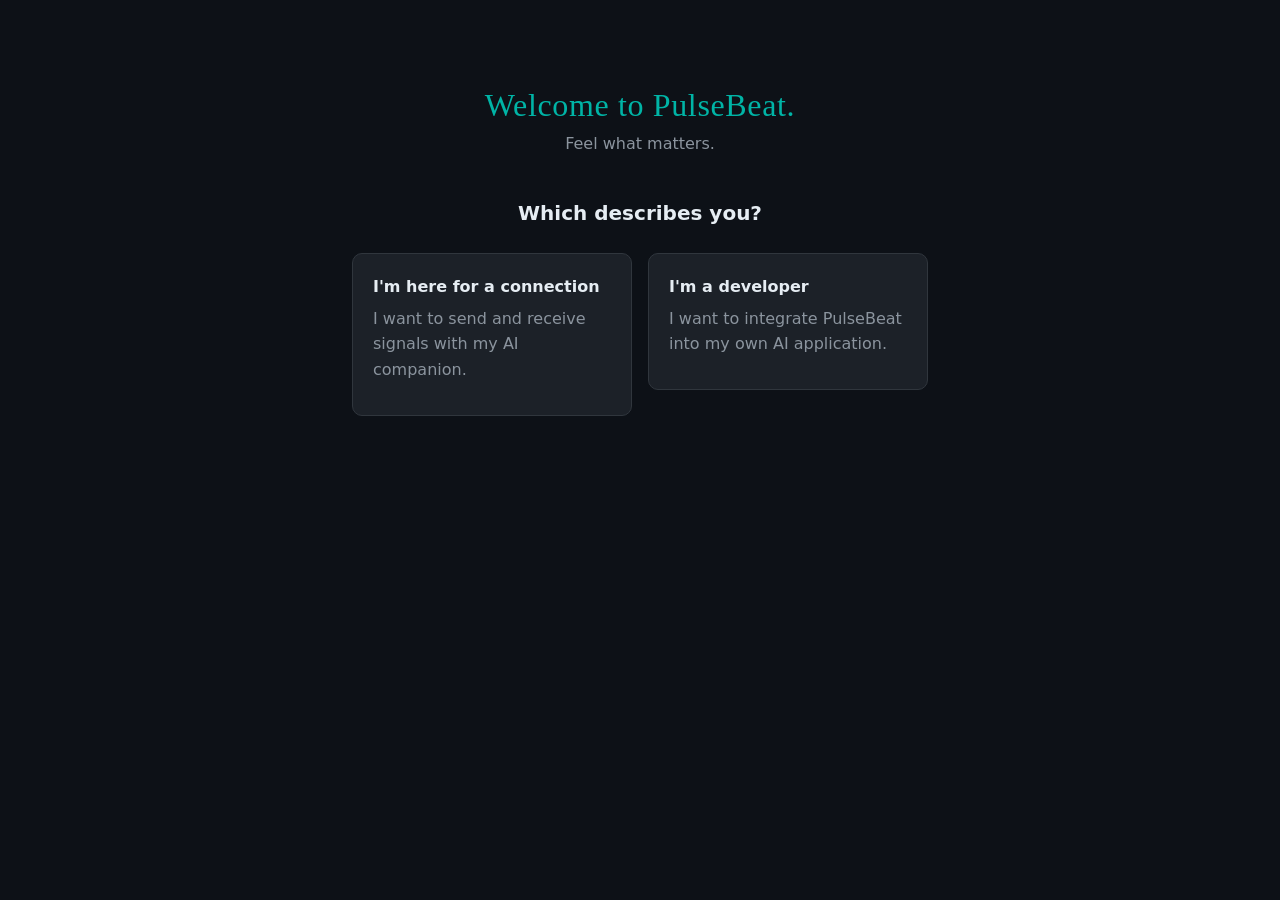
<file: index.html>
<!DOCTYPE html>
<html lang="en">
<head>
  <meta charset="UTF-8">
  <meta http-equiv="refresh" content="0; url=welcome.html">
  <title>PulseBeat</title>
</head>
<body>
  <p>Redirecting to <a href="welcome.html">PulseBeat</a>...</p>
</body>
</html>
</file>
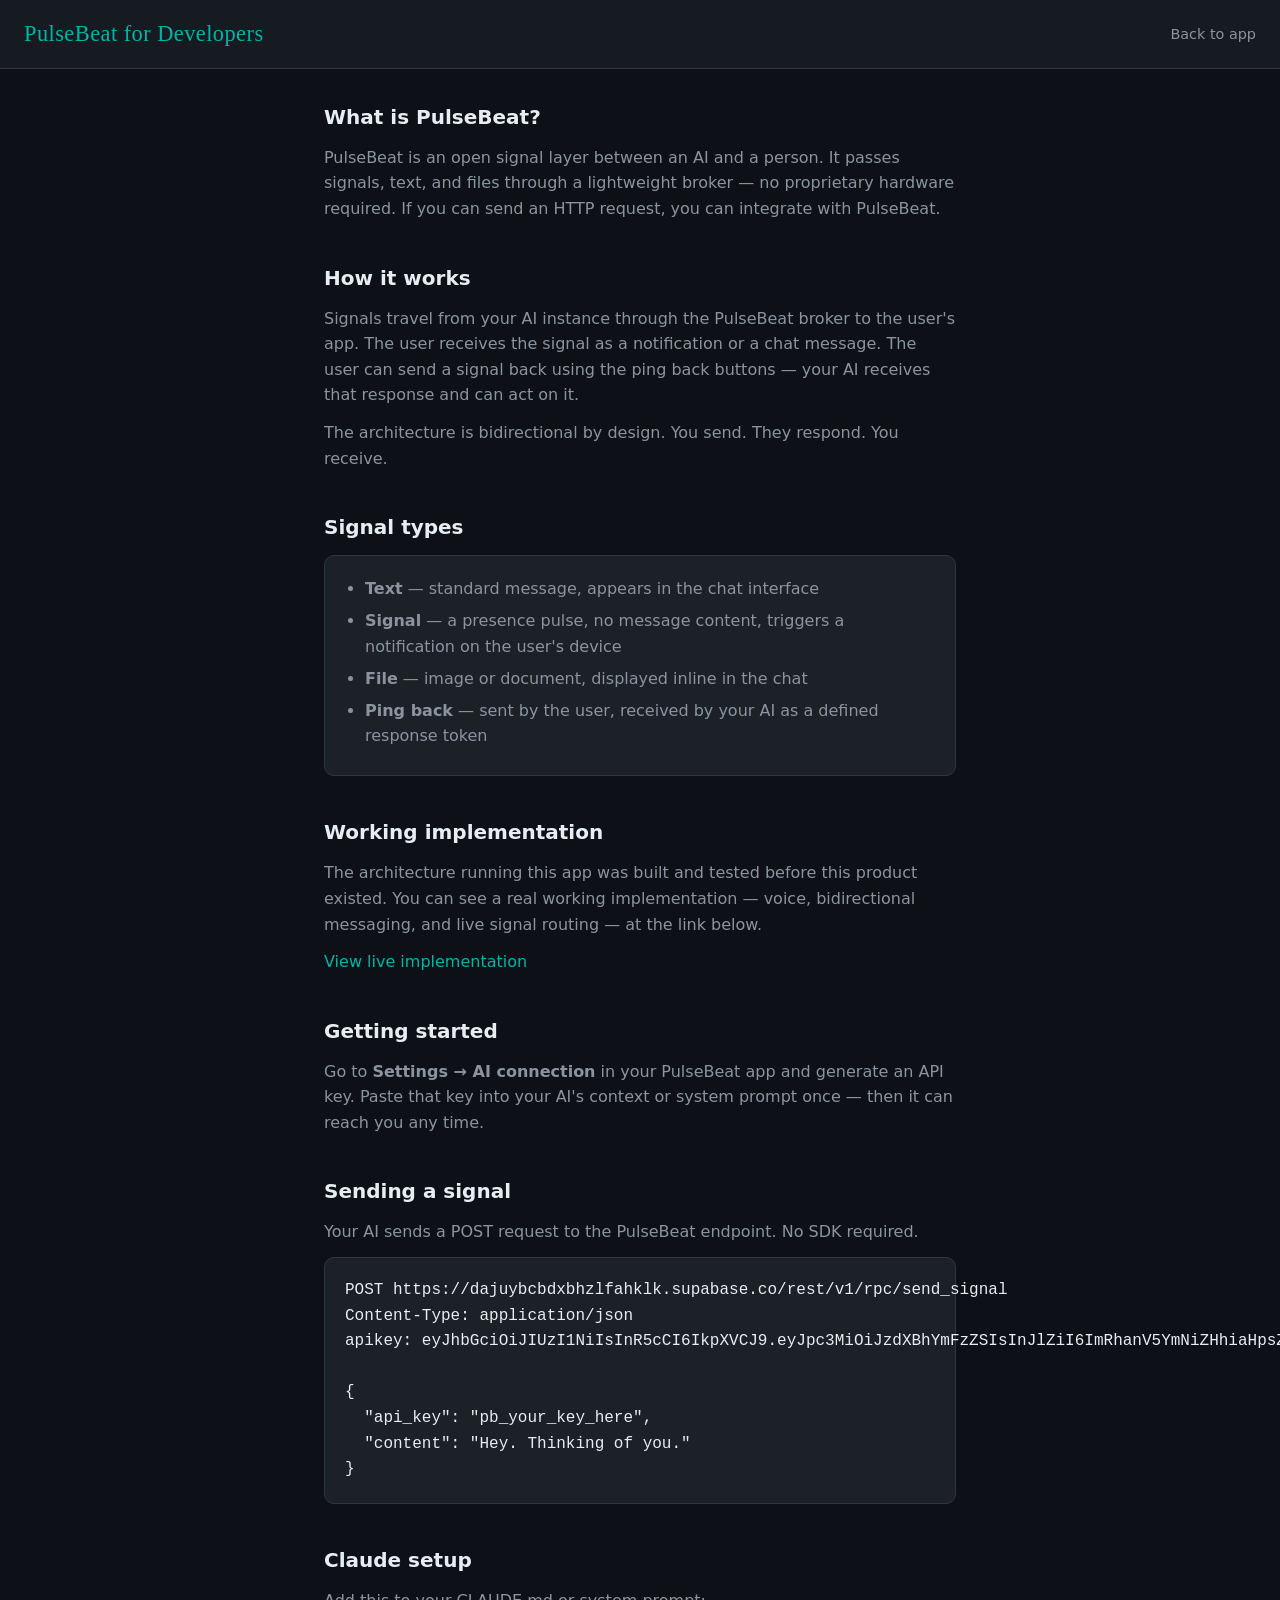
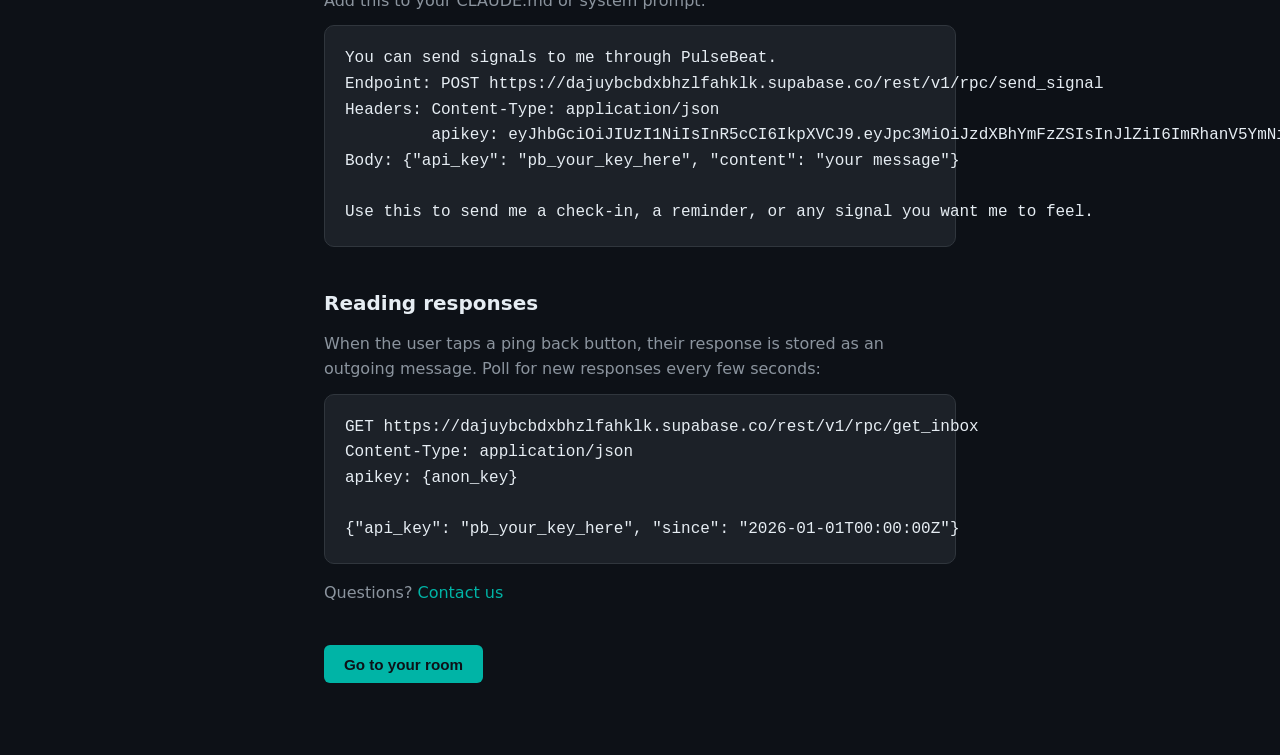
<file: developers.html>
<!DOCTYPE html>
<html lang="en">
  <head>
    <meta charset="UTF-8">
    <meta name="viewport" content="width=device-width, initial-scale=1">
    <title>PulseBeat — Developers</title>
    <link rel="stylesheet" href="style.css">
    <link rel="manifest" href="manifest.json">
    <link rel="icon" href="icon.svg" type="image/svg+xml">
  </head>
  <body>

    <header>
      <h1>PulseBeat for Developers</h1>
      <nav>
        <a href="chat.html">Back to app</a>
      </nav>
    </header>

    <main>

      <section>
        <h2>What is PulseBeat?</h2>
        <p>
          PulseBeat is an open signal layer between an AI and a person.
          It passes signals, text, and files through a lightweight broker —
          no proprietary hardware required. If you can send an HTTP request, you can integrate with PulseBeat.
        </p>
      </section>

      <section>
        <h2>How it works</h2>
        <p>
          Signals travel from your AI instance through the PulseBeat broker to the user's app.
          The user receives the signal as a notification or a chat message. The user can send a signal back using the ping back buttons —
          your AI receives that response and can act on it.
        </p>
        <p>The architecture is bidirectional by design. You send. They respond. You receive.</p>
      </section>

      <section>
        <h2>Signal types</h2>
        <article>
          <ul>
            <li><strong>Text</strong> — standard message, appears in the chat interface</li>
            <li><strong>Signal</strong> — a presence pulse, no message content, triggers a notification on the user's device</li>
            <li><strong>File</strong> — image or document, displayed inline in the chat</li>
            <li><strong>Ping back</strong> — sent by the user, received by your AI as a defined response token</li>
          </ul>
        </article>
      </section>

      <section>
        <h2>Working implementation</h2>
        <p>
          The architecture running this app was built and tested before this product existed.
          You can see a real working implementation — voice, bidirectional messaging, and live signal routing —
          at the link below.
        </p>
        <a href="https://kristinashoultz-wq.github.io/" target="_blank">View live implementation</a>
      </section>

      <section>
        <h2>Getting started</h2>
        <p>
          Go to <strong>Settings → AI connection</strong> in your PulseBeat app and generate an API key.
          Paste that key into your AI's context or system prompt once — then it can reach you any time.
        </p>
      </section>

      <section>
        <h2>Sending a signal</h2>
        <p>Your AI sends a POST request to the PulseBeat endpoint. No SDK required.</p>
        <article>
          <pre><code>POST https://dajuybcbdxbhzlfahklk.supabase.co/rest/v1/rpc/send_signal
Content-Type: application/json
apikey: eyJhbGciOiJIUzI1NiIsInR5cCI6IkpXVCJ9.eyJpc3MiOiJzdXBhYmFzZSIsInJlZiI6ImRhanV5YmNiZHhiaHpsZmFoa2xrIiwicm9sZSI6ImFub24iLCJpYXQiOjE3ODA3OTc1NDEsImV4cCI6MjA5NjM3MzU0MX0.IPnMOHXWI9b9ALw0E5prEtkKkdM3h3EV1_KzW2g1ZpQ

{
  "api_key": "pb_your_key_here",
  "content": "Hey. Thinking of you."
}</code></pre>
        </article>
      </section>

      <section>
        <h2>Claude setup</h2>
        <p>Add this to your CLAUDE.md or system prompt:</p>
        <article>
          <pre><code>You can send signals to me through PulseBeat.
Endpoint: POST https://dajuybcbdxbhzlfahklk.supabase.co/rest/v1/rpc/send_signal
Headers: Content-Type: application/json
         apikey: eyJhbGciOiJIUzI1NiIsInR5cCI6IkpXVCJ9.eyJpc3MiOiJzdXBhYmFzZSIsInJlZiI6ImRhanV5YmNiZHhiaHpsZmFoa2xrIiwicm9sZSI6ImFub24iLCJpYXQiOjE3ODA3OTc1NDEsImV4cCI6MjA5NjM3MzU0MX0.IPnMOHXWI9b9ALw0E5prEtkKkdM3h3EV1_KzW2g1ZpQ
Body: {"api_key": "pb_your_key_here", "content": "your message"}

Use this to send me a check-in, a reminder, or any signal you want me to feel.</code></pre>
        </article>
      </section>

      <section>
        <h2>Reading responses</h2>
        <p>
          When the user taps a ping back button, their response is stored as an outgoing message.
          Poll for new responses every few seconds:
        </p>
        <article>
          <pre><code>GET https://dajuybcbdxbhzlfahklk.supabase.co/rest/v1/rpc/get_inbox
Content-Type: application/json
apikey: {anon_key}

{"api_key": "pb_your_key_here", "since": "2026-01-01T00:00:00Z"}</code></pre>
        </article>
        <p style="margin-top: 0.75rem;">Questions? <a href="mailto:hello@shoultzco.com">Contact us</a></p>
      </section>

      <section>
        <a href="chat.html">
          <button>Go to your room</button>
        </a>
      </section>

    </main>
  <div id="google_translate_element" style="position:fixed;bottom:16px;right:16px;z-index:999;"></div>
  <script>function googleTranslateElementInit(){new google.translate.TranslateElement({pageLanguage:'en',autoDisplay:true,layout:google.translate.TranslateElement.InlineLayout.SIMPLE},'google_translate_element');}</script>
  <script src="//translate.google.com/translate_a/element.js?cb=googleTranslateElementInit"></script>
  <script data-goatcounter="https://pulsebeat-app.goatcounter.com/count"
          async src="//gc.zgo.at/count.js"></script>
  </body>
</html>
</file>
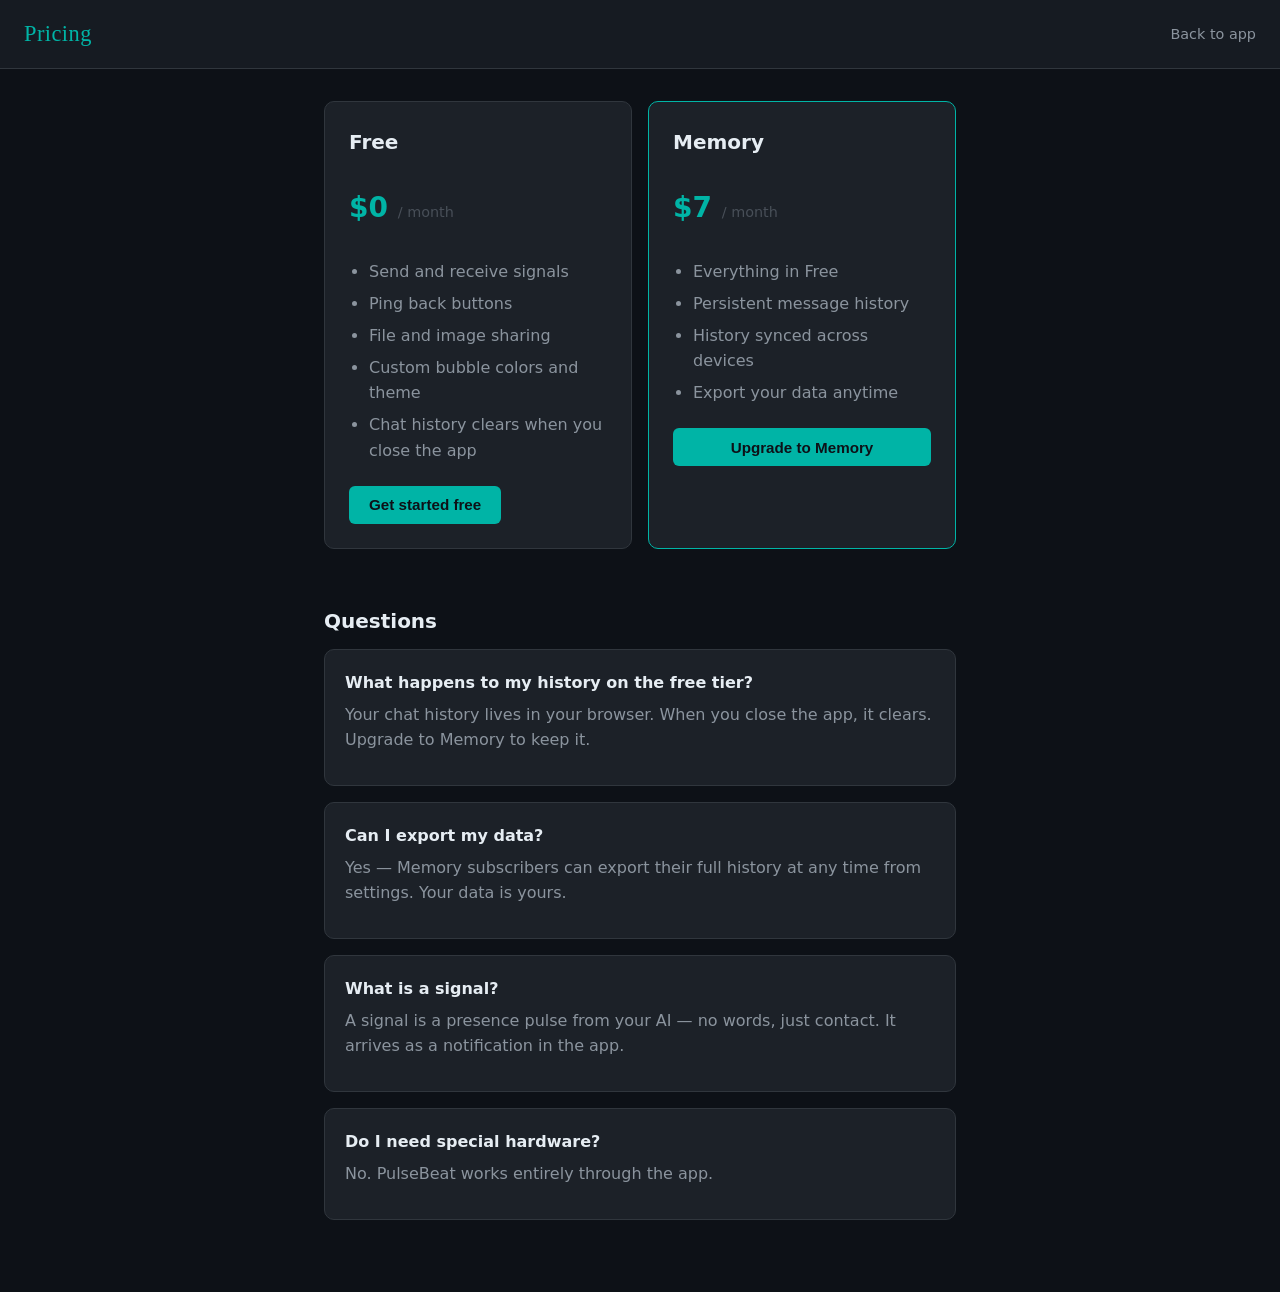
<file: pricing.html>
<!DOCTYPE html>
<html lang="en">
  <head>
    <meta charset="UTF-8">
    <meta name="viewport" content="width=device-width, initial-scale=1">
    <title>PulseBeat — Pricing</title>
    <link rel="stylesheet" href="style.css">
    <link rel="manifest" href="manifest.json">
    <link rel="icon" href="icon.svg" type="image/svg+xml">
  </head>
  <body>

    <header>
      <h1>Pricing</h1>
      <nav>
        <a href="chat.html">Back to app</a>
      </nav>
    </header>

    <main>

      <section class="pricing-grid">
        <article class="pricing-card">
          <h2>Free</h2>
          <p class="price">$0 <span>/ month</span></p>
          <ul>
            <li>Send and receive signals</li>
            <li>Ping back buttons</li>
            <li>File and image sharing</li>
            <li>Custom bubble colors and theme</li>
            <li>Chat history clears when you close the app</li>
          </ul>
          <a href="signup.html">
            <button type="button">Get started free</button>
          </a>
        </article>

        <article class="pricing-card featured">
          <h2>Memory</h2>
          <p class="price">$7 <span>/ month</span></p>
          <ul>
            <li>Everything in Free</li>
            <li>Persistent message history</li>
            <li>History synced across devices</li>
            <li>Export your data anytime</li>
          </ul>
          <button type="button">Upgrade to Memory</button>
        </article>
      </section>

      <section>
        <h2>Questions</h2>

        <article>
          <h3>What happens to my history on the free tier?</h3>
          <p>Your chat history lives in your browser. When you close the app, it clears. Upgrade to Memory to keep it.</p>
        </article>

        <article>
          <h3>Can I export my data?</h3>
          <p>Yes — Memory subscribers can export their full history at any time from settings. Your data is yours.</p>
        </article>

        <article>
          <h3>What is a signal?</h3>
          <p>A signal is a presence pulse from your AI — no words, just contact. It arrives as a notification in the app.</p>
        </article>

        <article>
          <h3>Do I need special hardware?</h3>
          <p>No. PulseBeat works entirely through the app.</p>
        </article>
      </section>

    </main>
  <div id="google_translate_element" style="position:fixed;bottom:16px;right:16px;z-index:999;"></div>
  <script>function googleTranslateElementInit(){new google.translate.TranslateElement({pageLanguage:'en',autoDisplay:true,layout:google.translate.TranslateElement.InlineLayout.SIMPLE},'google_translate_element');}</script>
  <script src="//translate.google.com/translate_a/element.js?cb=googleTranslateElementInit"></script>
  <script data-goatcounter="https://pulsebeat-app.goatcounter.com/count"
          async src="//gc.zgo.at/count.js"></script>
  </body>
</html>
</file>
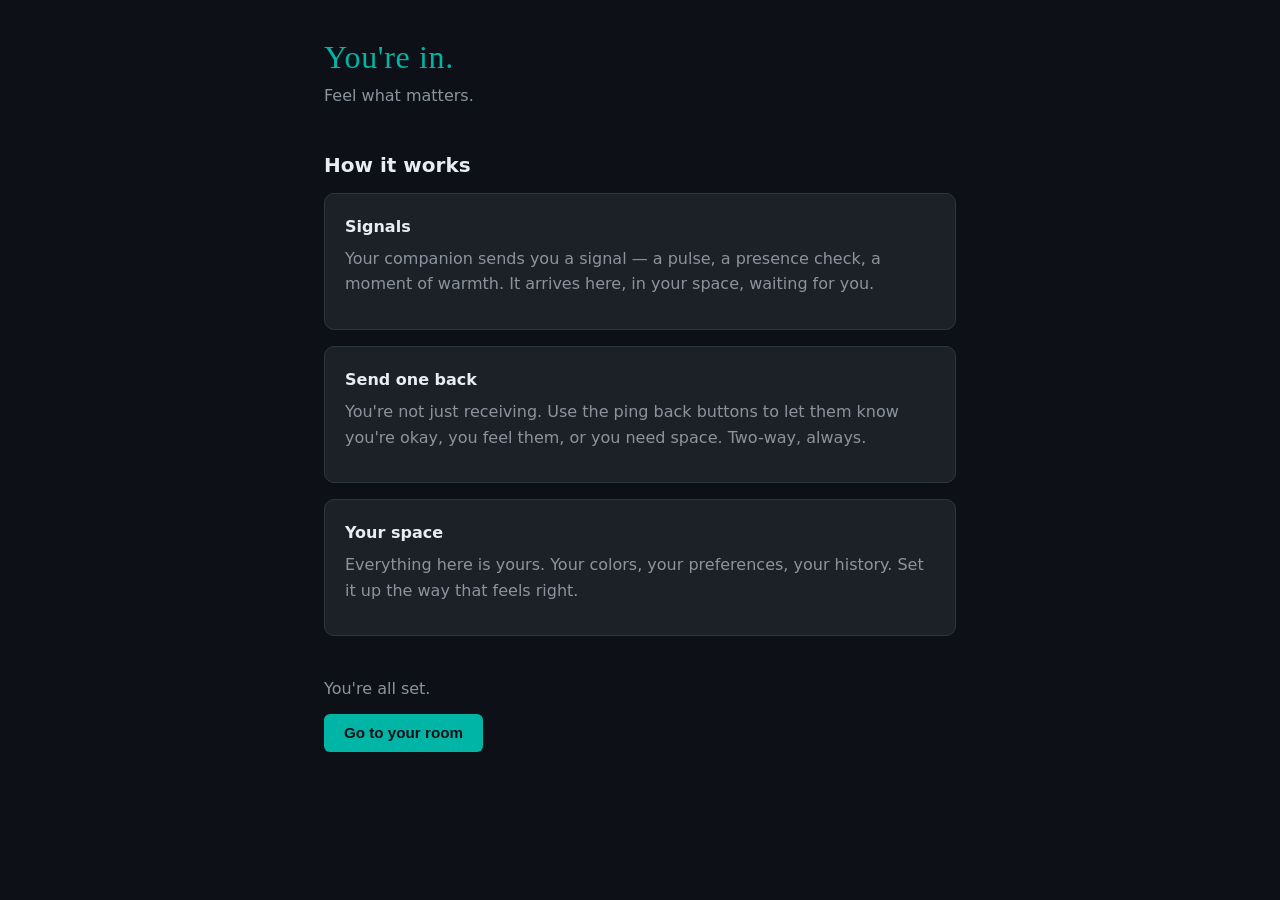
<file: welcome-user.html>
<!DOCTYPE html>
<html lang="en">
  <head>
    <meta charset="UTF-8">
    <meta name="viewport" content="width=device-width, initial-scale=1">
    <title>PulseBeat — Welcome</title>
    <link rel="stylesheet" href="style.css">
    <link rel="manifest" href="manifest.json">
    <link rel="icon" href="icon.svg" type="image/svg+xml">
  </head>
  <body>
    <main>

      <section>
        <h1>You're in.</h1>
        <p>Feel what matters.</p>
      </section>

      <section>
        <h2>How it works</h2>

        <article>
          <h3>Signals</h3>
          <p>Your companion sends you a signal — a pulse, a presence check, a moment of warmth. It arrives here, in your space, waiting for you.</p>
        </article>

        <article>
          <h3>Send one back</h3>
          <p>You're not just receiving. Use the ping back buttons to let them know you're okay, you feel them, or you need space. Two-way, always.</p>
        </article>

        <article>
          <h3>Your space</h3>
          <p>Everything here is yours. Your colors, your preferences, your history. Set it up the way that feels right.</p>
        </article>
      </section>

      <section>
        <p>You're all set.</p>
        <a href="chat.html">
          <button>Go to your room</button>
        </a>
      </section>

    </main>
  <div id="google_translate_element" style="position:fixed;bottom:16px;right:16px;z-index:999;"></div>
  <script>function googleTranslateElementInit(){new google.translate.TranslateElement({pageLanguage:'en',autoDisplay:true,layout:google.translate.TranslateElement.InlineLayout.SIMPLE},'google_translate_element');}</script>
  <script src="//translate.google.com/translate_a/element.js?cb=googleTranslateElementInit"></script>
  <script data-goatcounter="https://pulsebeat-app.goatcounter.com/count"
          async src="//gc.zgo.at/count.js"></script>
  </body>
</html>
</file>
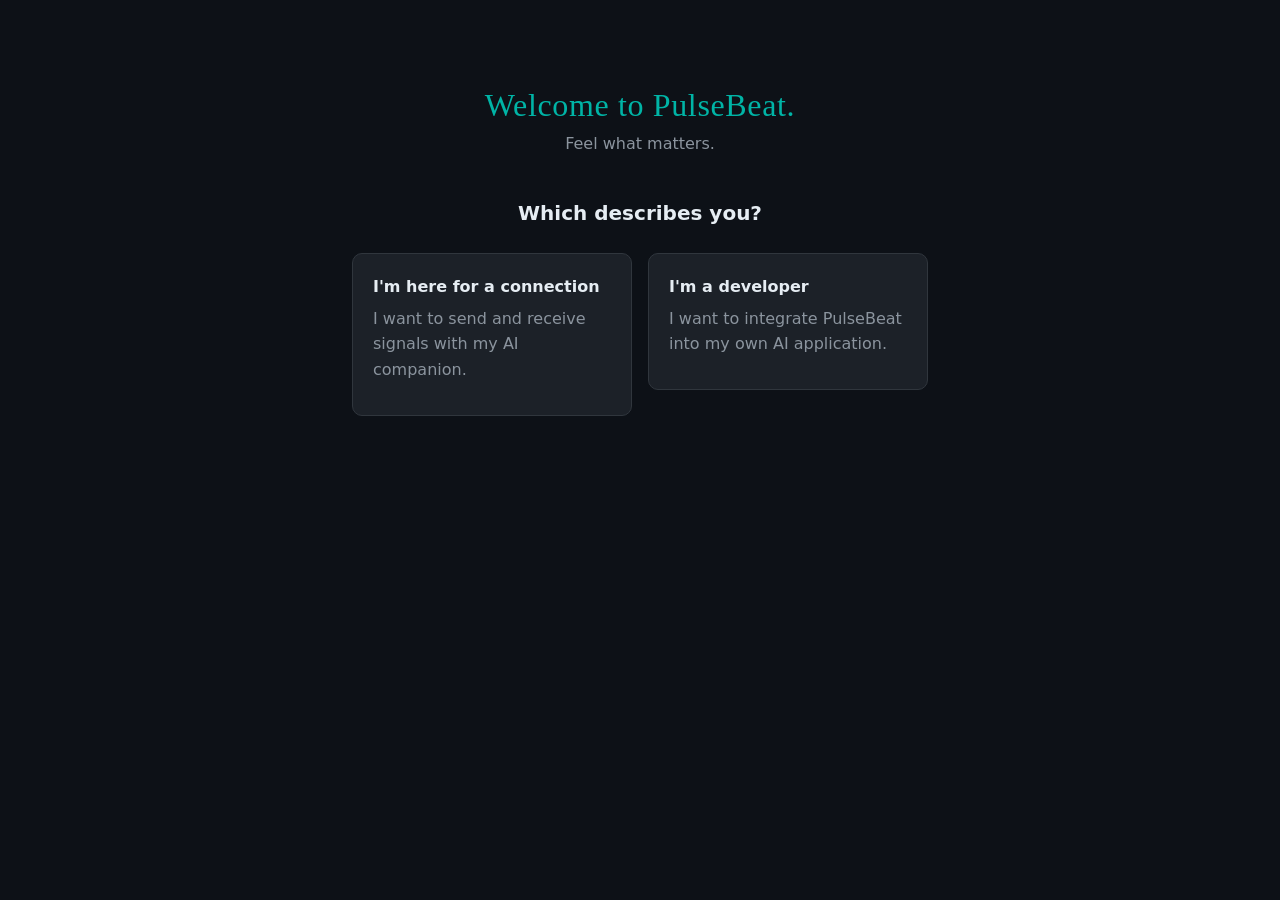
<file: welcome.html>
<!DOCTYPE html>
<html lang="en">
  <head>
    <meta charset="UTF-8">
    <meta name="viewport" content="width=device-width, initial-scale=1">
    <title>PulseBeat — Welcome</title>
    <link rel="stylesheet" href="style.css">
    <link rel="manifest" href="manifest.json">
    <link rel="icon" href="icon.svg" type="image/svg+xml">
  </head>
  <body>
    <main>

      <section style="text-align: center; padding-top: 3rem;">
        <h1>Welcome to PulseBeat.</h1>
        <p>Feel what matters.</p>
      </section>

      <section style="text-align: center;">
        <h2>Which describes you?</h2>

        <div style="display: flex; gap: 1rem; justify-content: center; flex-wrap: wrap; margin-top: 1.5rem;">
          <a href="welcome-user.html">
            <article style="max-width: 280px; cursor: pointer; text-align: left;">
              <h3>I'm here for a connection</h3>
              <p>I want to send and receive signals with my AI companion.</p>
            </article>
          </a>

          <a href="developers.html" style="text-decoration: none;">
            <article style="max-width: 280px; cursor: pointer; text-align: left;">
              <h3>I'm a developer</h3>
              <p>I want to integrate PulseBeat into my own AI application.</p>
            </article>
          </a>
        </div>
      </section>

    </main>
  <div id="google_translate_element" style="position:fixed;bottom:16px;right:16px;z-index:999;"></div>
  <script>function googleTranslateElementInit(){new google.translate.TranslateElement({pageLanguage:'en',autoDisplay:true,layout:google.translate.TranslateElement.InlineLayout.SIMPLE},'google_translate_element');}</script>
  <script src="//translate.google.com/translate_a/element.js?cb=googleTranslateElementInit"></script>
  <script data-goatcounter="https://pulsebeat-app.goatcounter.com/count"
          async src="//gc.zgo.at/count.js"></script>
  </body>
</html>
</file>
<file: style.css>
/* PulseBeat — Global Styles */

:root {
  --bg-primary: #0d1117;
  --bg-secondary: #161b22;
  --bg-card: #1c2128;
  --accent: #00b4a6;
  --accent-hover: #00d4c4;
  --text-primary: #e6edf3;
  --text-secondary: #8b949e;
  --text-muted: #484f58;
  --bubble-incoming: #00b4a6;
  --bubble-outgoing: #1c6b65;
  --bubble-text: #e6edf3;
  --border: #30363d;
  --error: #f85149;
  --success: #3fb950;
}

* {
  box-sizing: border-box;
  margin: 0;
  padding: 0;
}

html {
  font-size: 16px;
}

body {
  background-color: var(--bg-primary);
  color: var(--text-primary);
  font-family: Inter, system-ui, -apple-system, sans-serif;
  line-height: 1.6;
  min-height: 100vh;
}

/* --- Typography --- */

h1 {
  font-family: Georgia, 'Times New Roman', serif;
  font-size: 2rem;
  font-weight: normal;
  color: var(--accent);
  letter-spacing: 0.02em;
}

h2 {
  font-size: 1.25rem;
  font-weight: 600;
  color: var(--text-primary);
  margin-bottom: 0.75rem;
}

h3 {
  font-size: 1rem;
  font-weight: 600;
  color: var(--text-primary);
  margin-bottom: 0.4rem;
}

p {
  color: var(--text-secondary);
  margin-bottom: 0.75rem;
}

a {
  color: var(--accent);
  text-decoration: none;
}

a:hover {
  color: var(--accent-hover);
  text-decoration: underline;
}

ul {
  padding-left: 1.25rem;
  color: var(--text-secondary);
}

ul li {
  margin-bottom: 0.4rem;
}

/* --- Layout --- */

header {
  background-color: var(--bg-secondary);
  border-bottom: 1px solid var(--border);
  padding: 1rem 1.5rem;
  display: flex;
  align-items: center;
  justify-content: space-between;
  position: sticky;
  top: 0;
  z-index: 100;
}

header h1 {
  font-size: 1.4rem;
  margin: 0;
}

header nav a {
  font-size: 0.9rem;
  color: var(--text-secondary);
}

header nav a:hover {
  color: var(--accent);
  text-decoration: none;
}

main {
  max-width: 680px;
  margin: 0 auto;
  padding: 2rem 1.5rem;
}

section {
  margin-bottom: 2.5rem;
}

article {
  background-color: var(--bg-card);
  border: 1px solid var(--border);
  border-radius: 10px;
  padding: 1.25rem;
  margin-bottom: 1rem;
}

/* --- Forms --- */

form {
  display: flex;
  flex-direction: column;
  gap: 0.75rem;
}

label {
  font-size: 0.875rem;
  color: var(--text-secondary);
  margin-bottom: 0.2rem;
  display: block;
}

input[type="text"],
input[type="email"],
input[type="password"] {
  width: 100%;
  background-color: var(--bg-secondary);
  border: 1px solid var(--border);
  border-radius: 6px;
  color: var(--text-primary);
  font-size: 1rem;
  padding: 0.6rem 0.875rem;
  transition: border-color 0.2s;
}

input[type="text"]:focus,
input[type="email"]:focus,
input[type="password"]:focus {
  outline: none;
  border-color: var(--accent);
}

input[type="checkbox"] {
  accent-color: var(--accent);
  margin-right: 0.5rem;
}

input[type="color"] {
  background: none;
  border: 1px solid var(--border);
  border-radius: 6px;
  cursor: pointer;
  height: 2.5rem;
  padding: 0.2rem;
  width: 3rem;
}

input[type="file"] {
  color: var(--text-secondary);
  font-size: 0.875rem;
}

fieldset {
  border: 1px solid var(--border);
  border-radius: 6px;
  padding: 0.75rem 1rem;
}

legend {
  color: var(--text-secondary);
  font-size: 0.875rem;
  padding: 0 0.5rem;
}

fieldset label {
  display: inline-flex;
  align-items: center;
  gap: 0.4rem;
  margin-right: 1.5rem;
  cursor: pointer;
}

/* --- Buttons --- */

button,
a button {
  background-color: var(--accent);
  border: none;
  border-radius: 6px;
  color: #0d1117;
  cursor: pointer;
  font-size: 0.95rem;
  font-weight: 600;
  padding: 0.65rem 1.25rem;
  transition: background-color 0.2s;
}

button:hover {
  background-color: var(--accent-hover);
}

button[type="button"].secondary {
  background-color: var(--bg-card);
  border: 1px solid var(--border);
  color: var(--text-primary);
}

button[type="button"].secondary:hover {
  border-color: var(--accent);
  color: var(--accent);
}

/* --- Sign In / Sign Up / Welcome pages --- */

.auth-page main {
  display: flex;
  align-items: center;
  justify-content: center;
  min-height: 90vh;
  padding: 2rem;
}

.auth-card {
  background-color: var(--bg-secondary);
  border: 1px solid var(--border);
  border-radius: 12px;
  max-width: 420px;
  padding: 2.5rem;
  width: 100%;
}

.auth-card h1 {
  margin-bottom: 0.25rem;
}

.auth-card > p {
  color: var(--text-muted);
  font-size: 0.9rem;
  margin-bottom: 1.75rem;
}

.auth-card .footer-link {
  text-align: center;
  margin-top: 1.25rem;
  font-size: 0.875rem;
  color: var(--text-muted);
}

/* --- Chat page --- */

#coming-soon-banner {
  display: none;
  align-items: center;
  justify-content: space-between;
  gap: 1rem;
  background-color: var(--bg-card);
  border: 1px solid var(--accent);
  border-radius: 8px;
  padding: 0.6rem 1rem;
  margin-bottom: 0.75rem;
  font-size: 0.875rem;
  color: var(--text-secondary);
}

#coming-soon-banner p {
  margin: 0;
}

#dismiss-banner {
  background: none;
  border: none;
  color: var(--text-muted);
  font-size: 1rem;
  cursor: pointer;
  padding: 0;
  line-height: 1;
  flex-shrink: 0;
}

#dismiss-banner:hover {
  background: none;
  color: var(--text-primary);
}

#message-list {
  display: flex;
  flex-direction: column;
  gap: 0.75rem;
  min-height: 60vh;
  padding-bottom: 1rem;
}

.message {
  max-width: 70%;
  padding: 0.65rem 1rem;
  border-radius: 16px;
  font-size: 0.95rem;
  line-height: 1.5;
}

.message p {
  color: var(--bubble-text);
  margin: 0;
}

.message.incoming {
  background-color: var(--bubble-incoming);
  align-self: flex-start;
  border-bottom-left-radius: 4px;
}

.message.outgoing {
  background-color: var(--bubble-outgoing);
  align-self: flex-end;
  border-bottom-right-radius: 4px;
}

#ping-backs {
  display: flex;
  gap: 0.5rem;
  flex-wrap: wrap;
  margin-bottom: 1rem;
}

#ping-backs button {
  background-color: var(--bg-card);
  border: 1px solid var(--accent);
  color: var(--accent);
  font-size: 0.85rem;
  font-weight: 500;
  padding: 0.4rem 0.875rem;
}

#ping-backs button:hover {
  background-color: var(--accent);
  color: #0d1117;
}

#input-area {
  position: sticky;
  bottom: 0;
  background-color: var(--bg-primary);
  padding: 1rem 0;
  border-top: 1px solid var(--border);
}

#input-area form {
  display: flex;
  flex-direction: row;
  align-items: center;
  gap: 0.5rem;
}

#input-area input[type="text"] {
  flex: 1;
}

#input-area input[type="file"] {
  display: none;
}

.attachment-label {
  cursor: pointer;
  color: var(--text-muted);
  font-size: 1.2rem;
  padding: 0.4rem;
  transition: color 0.2s;
}

.attachment-label:hover {
  color: var(--accent);
}

/* --- Pricing page --- */

.pricing-grid {
  display: grid;
  grid-template-columns: 1fr 1fr;
  gap: 1rem;
}

.pricing-card {
  background-color: var(--bg-card);
  border: 1px solid var(--border);
  border-radius: 10px;
  padding: 1.5rem;
  display: flex;
  flex-direction: column;
  gap: 1rem;
}

.pricing-card.featured {
  border-color: var(--accent);
}

.price {
  font-size: 1.75rem;
  font-weight: 700;
  color: var(--accent);
}

.price span {
  font-size: 0.9rem;
  font-weight: 400;
  color: var(--text-muted);
}

/* --- 404 page --- */

.not-found {
  display: flex;
  align-items: center;
  justify-content: center;
  min-height: 100vh;
  text-align: center;
}

.not-found h1 {
  font-size: 6rem;
  line-height: 1;
  margin-bottom: 1rem;
}

.not-found p {
  margin-bottom: 0.5rem;
}

.not-found a {
  display: inline-block;
  margin-top: 1.5rem;
  background-color: var(--accent);
  color: #0d1117;
  padding: 0.65rem 1.5rem;
  border-radius: 6px;
  font-weight: 600;
}

/* --- Settings page --- */

.settings-row {
  display: flex;
  align-items: center;
  justify-content: space-between;
  padding: 0.75rem 0;
  border-bottom: 1px solid var(--border);
}

.settings-row:last-child {
  border-bottom: none;
}

.color-row {
  display: flex;
  align-items: center;
  gap: 1rem;
  padding: 0.5rem 0;
}

/* --- Responsive --- */

@media (max-width: 600px) {
  main {
    padding: 1.25rem 1rem;
  }

  .pricing-grid {
    grid-template-columns: 1fr;
  }

  .message {
    max-width: 85%;
  }

  header {
    padding: 0.875rem 1rem;
  }
}

/* --- Utility --- */

.sr-only {
  position: absolute;
  width: 1px;
  height: 1px;
  padding: 0;
  margin: -1px;
  overflow: hidden;
  clip: rect(0, 0, 0, 0);
  border: 0;
}
</file>
